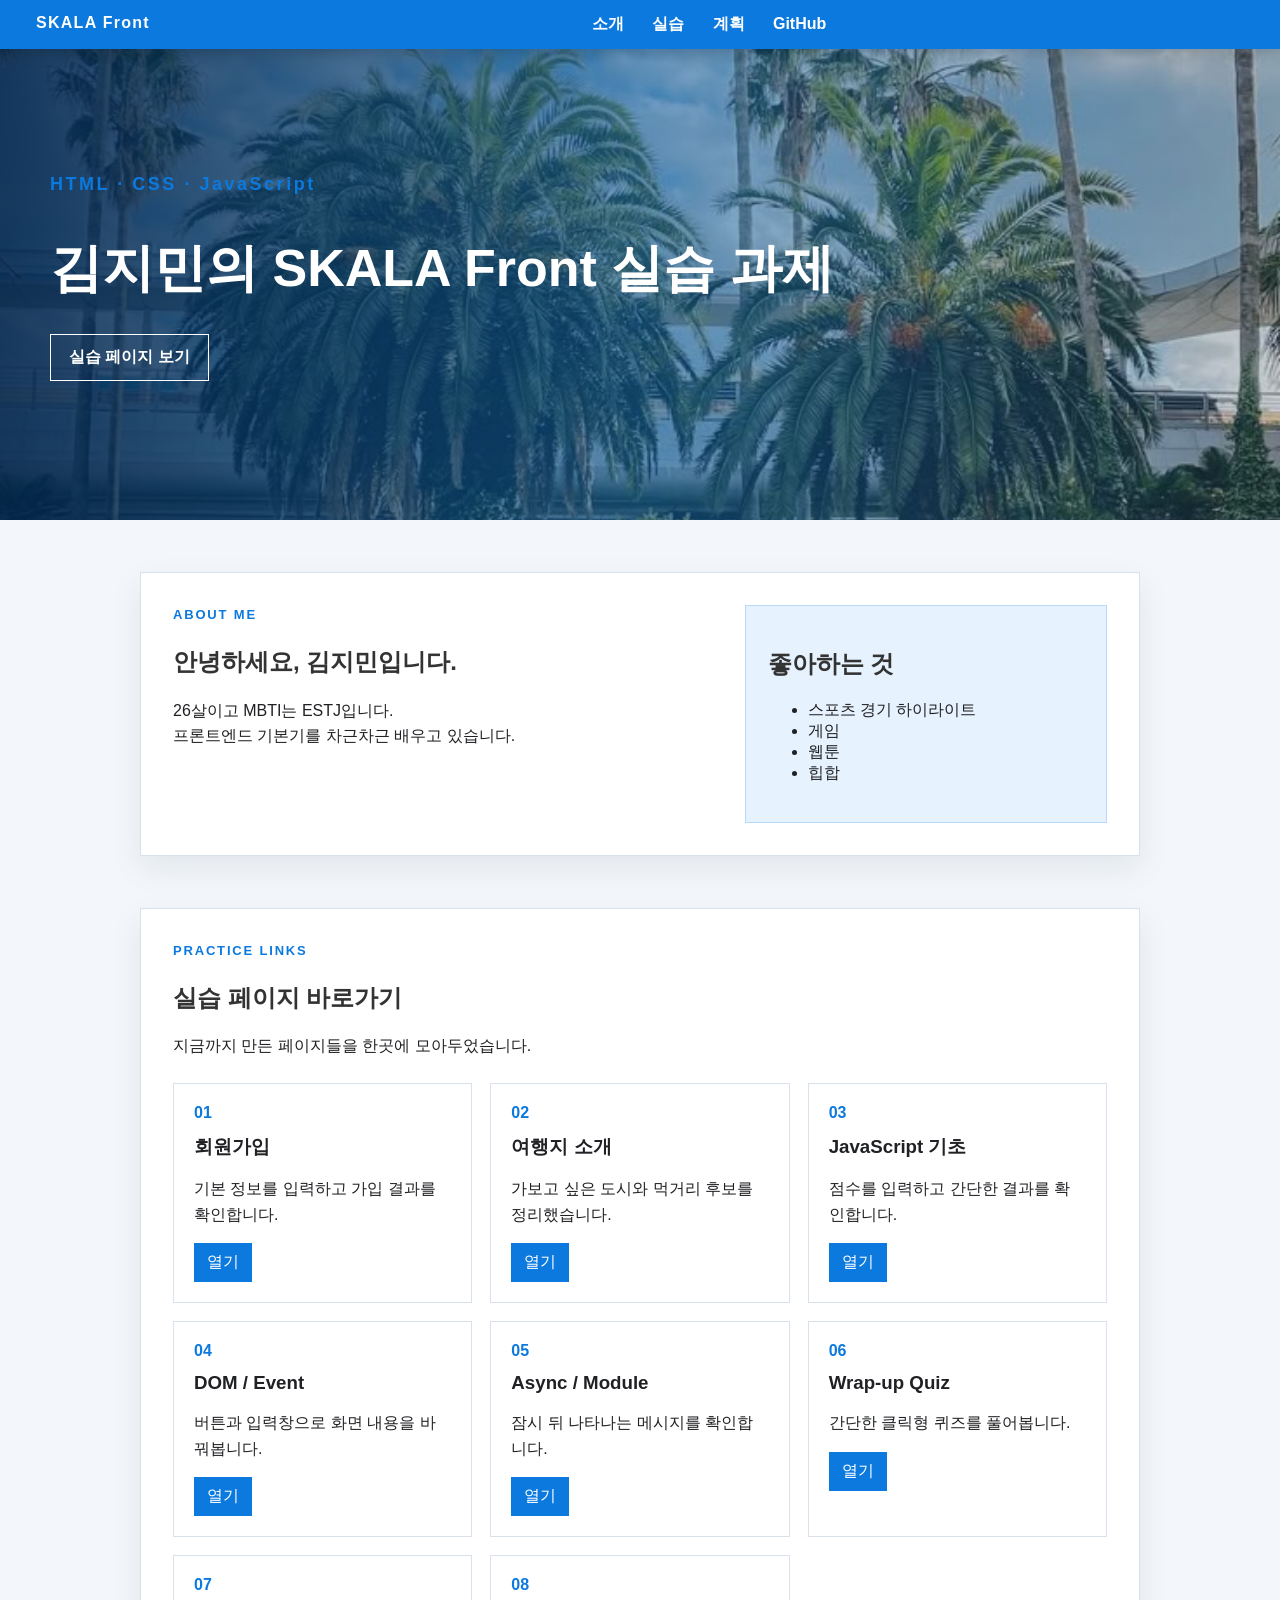
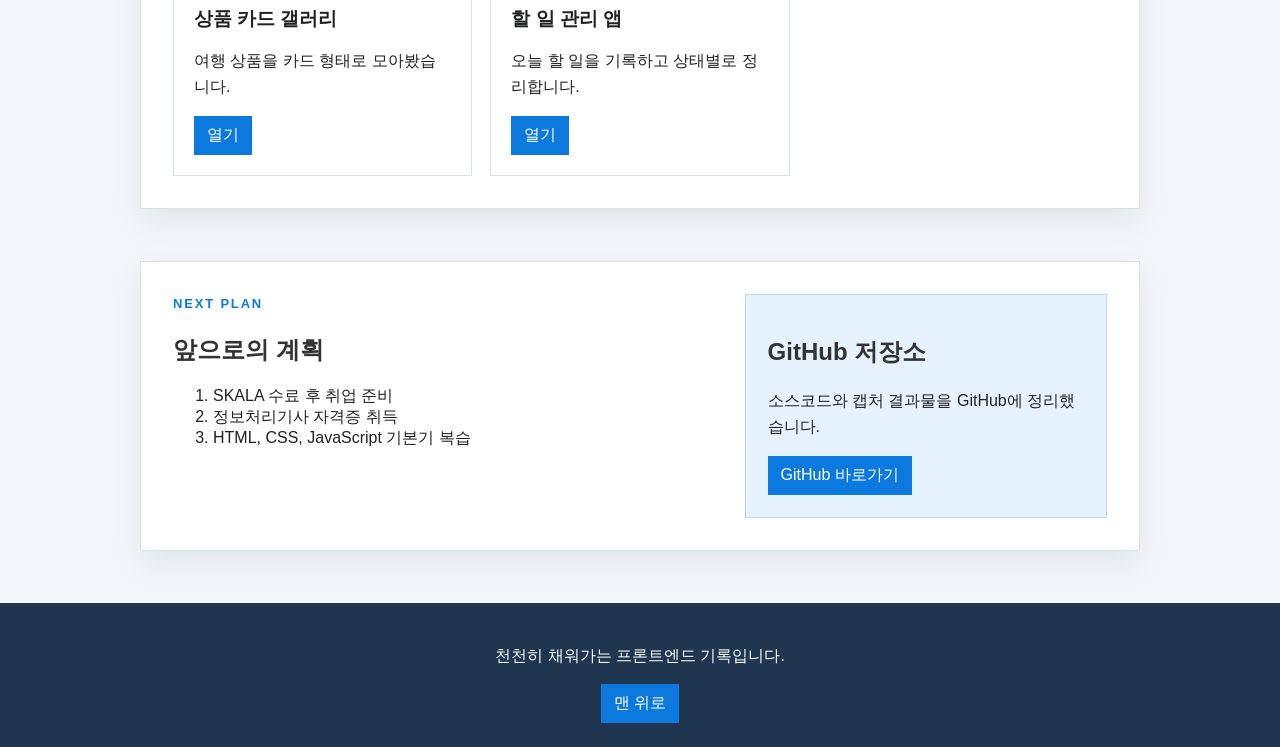
<file: index.html>
<!DOCTYPE html>
<html lang="ko">
<head>
    <meta charset="UTF-8">
    <meta name="viewport" content="width=device-width, initial-scale=1.0">
    <meta name="description" content="김지민의 HTML, CSS, JavaScript 실습 과제 메인 페이지">
    <meta name="author" content="김지민">
    <title>김지민 SKALA Front 과제</title>
    <link rel="stylesheet" href="css/style.css">
</head>
<body class="home-page">
    <header id="top" class="home-hero">
        <nav class="home-nav">
            <a class="nav-brand" href="index.html">SKALA Front</a>
            <a href="#intro">소개</a>
            <a href="#practice">실습</a>
            <a href="#plan">계획</a>
            <a href="https://github.com/OMGimin/Skala-HTML-CSS" target="_blank">GitHub</a>
        </nav>

        <div class="home-hero-text">
            <p class="section-label hero-label">HTML · CSS · JavaScript</p>
            <h1>김지민의 SKALA Front 실습 과제</h1>
            <a class="hero-button" href="#practice">실습 페이지 보기</a>
        </div>
    </header>

    <main>
        <section id="intro" class="home-section intro-layout">
            <div>
                <p class="section-label">ABOUT ME</p>
                <h2>안녕하세요, 김지민입니다.</h2>
                <p>26살이고 MBTI는 ESTJ입니다. <br> 프론트엔드 기본기를 차근차근 배우고 있습니다.</p>
            </div>

            <aside class="intro-card">
                <h2>좋아하는 것</h2>
                <ul>
                    <li>스포츠 경기 하이라이트</li>
                    <li>게임</li>
                    <li>웹툰</li>
                    <li>힙합</li>
                </ul>
            </aside>
        </section>

        <section id="practice" class="home-section">
            <p class="section-label">PRACTICE LINKS</p>
            <h2>실습 페이지 바로가기</h2>
            <p>지금까지 만든 페이지들을 한곳에 모아두었습니다.</p>

            <div class="practice-grid">
                <article class="practice-card">
                    <span>01</span>
                    <h3>회원가입</h3>
                    <p>기본 정보를 입력하고 가입 결과를 확인합니다.</p>
                    <a class="link-button" href="signup.html">열기</a>
                </article>

                <article class="practice-card">
                    <span>02</span>
                    <h3>여행지 소개</h3>
                    <p>가보고 싶은 도시와 먹거리 후보를 정리했습니다.</p>
                    <a class="link-button" href="travel.html">열기</a>
                </article>

                <article class="practice-card">
                    <span>03</span>
                    <h3>JavaScript 기초</h3>
                    <p>점수를 입력하고 간단한 결과를 확인합니다.</p>
                    <a class="link-button" href="js-basic.html">열기</a>
                </article>

                <article class="practice-card">
                    <span>04</span>
                    <h3>DOM / Event</h3>
                    <p>버튼과 입력창으로 화면 내용을 바꿔봅니다.</p>
                    <a class="link-button" href="dom-event.html">열기</a>
                </article>

                <article class="practice-card">
                    <span>05</span>
                    <h3>Async / Module</h3>
                    <p>잠시 뒤 나타나는 메시지를 확인합니다.</p>
                    <a class="link-button" href="async-module.html">열기</a>
                </article>

                <article class="practice-card">
                    <span>06</span>
                    <h3>Wrap-up Quiz</h3>
                    <p>간단한 클릭형 퀴즈를 풀어봅니다.</p>
                    <a class="link-button" href="quiz.html">열기</a>
                </article>

                <article class="practice-card">
                    <span>07</span>
                    <h3>상품 카드 갤러리</h3>
                    <p>여행 상품을 카드 형태로 모아봤습니다.</p>
                    <a class="link-button" href="products.html">열기</a>
                </article>

                <article class="practice-card">
                    <span>08</span>
                    <h3>할 일 관리 앱</h3>
                    <p>오늘 할 일을 기록하고 상태별로 정리합니다.</p>
                    <a class="link-button" href="todo.html">열기</a>
                </article>
            </div>
        </section>

        <section id="plan" class="home-section plan-layout">
            <div>
                <p class="section-label">NEXT PLAN</p>
                <h2>앞으로의 계획</h2>
                <ol>
                    <li>SKALA 수료 후 취업 준비</li>
                    <li>정보처리기사 자격증 취득</li>
                    <li>HTML, CSS, JavaScript 기본기 복습</li>
                </ol>
            </div>

            <aside class="github-card">
                <h2>GitHub 저장소</h2>
                <p>소스코드와 캡처 결과물을 GitHub에 정리했습니다.</p>
                <a class="link-button" href="https://github.com/OMGimin/Skala-HTML-CSS" target="_blank">GitHub 바로가기</a>
            </aside>
        </section>
    </main>

    <footer class="home-footer">
        <p>천천히 채워가는 프론트엔드 기록입니다.</p>
        <a class="link-button" href="#top">맨 위로</a>
    </footer>
</body>
</html>
</file>
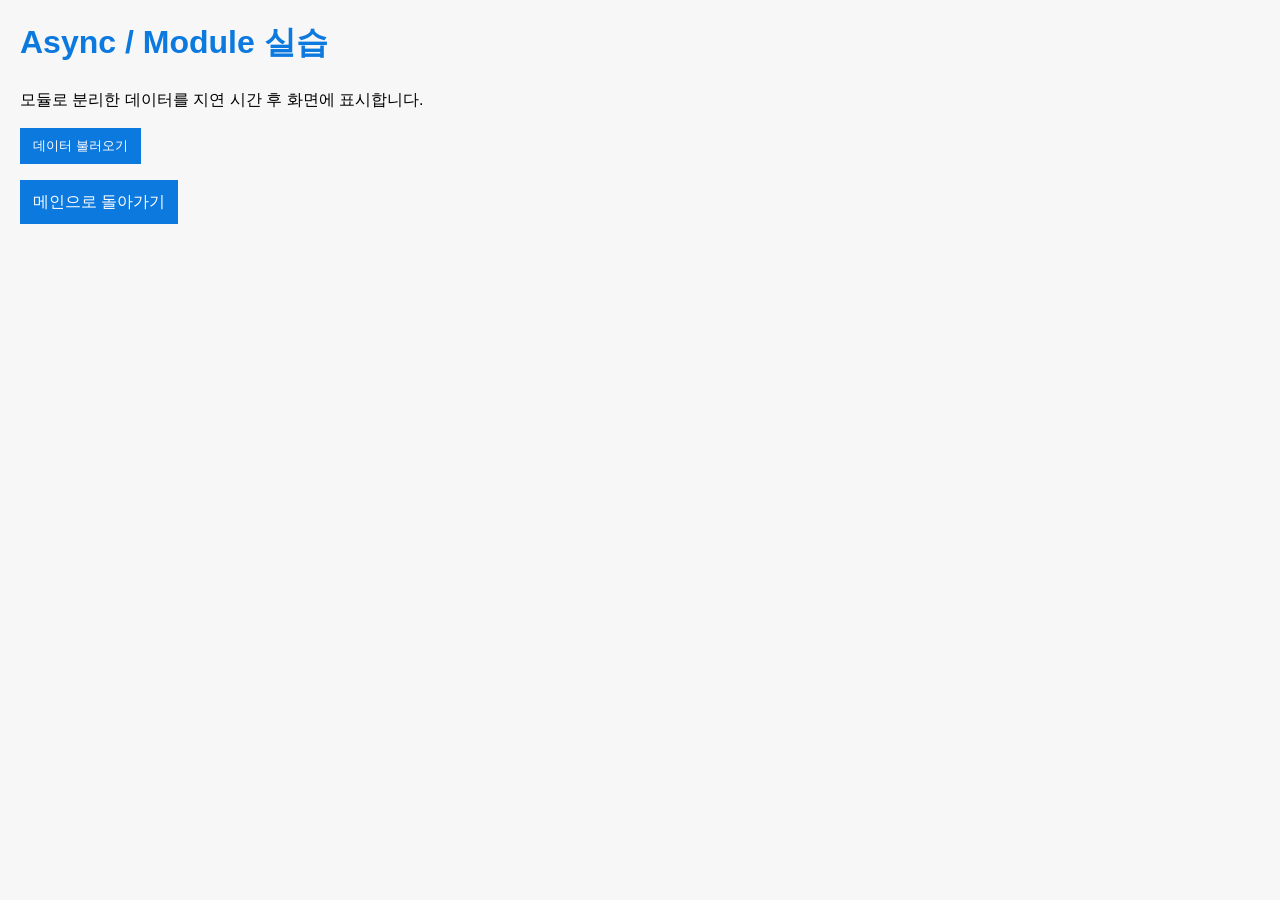
<file: async-module.html>
<!DOCTYPE html>
<html lang="ko">
<head>
  <meta charset="UTF-8">
  <title>Async Module 실습</title>
  <link rel="stylesheet" href="css/style.css">
</head>
<body>
  <h1>Async / Module 실습</h1>
  <p>모듈로 분리한 데이터를 지연 시간 후 화면에 표시합니다.</p>

  <button id="loadButton">데이터 불러오기</button>

  <ul id="dataList"></ul>

  <p>
    <a class="link-button" href="index.html">메인으로 돌아가기</a>
  </p>

  <script type="module" src="js/app.js"></script>
</body>
</html>
</file>
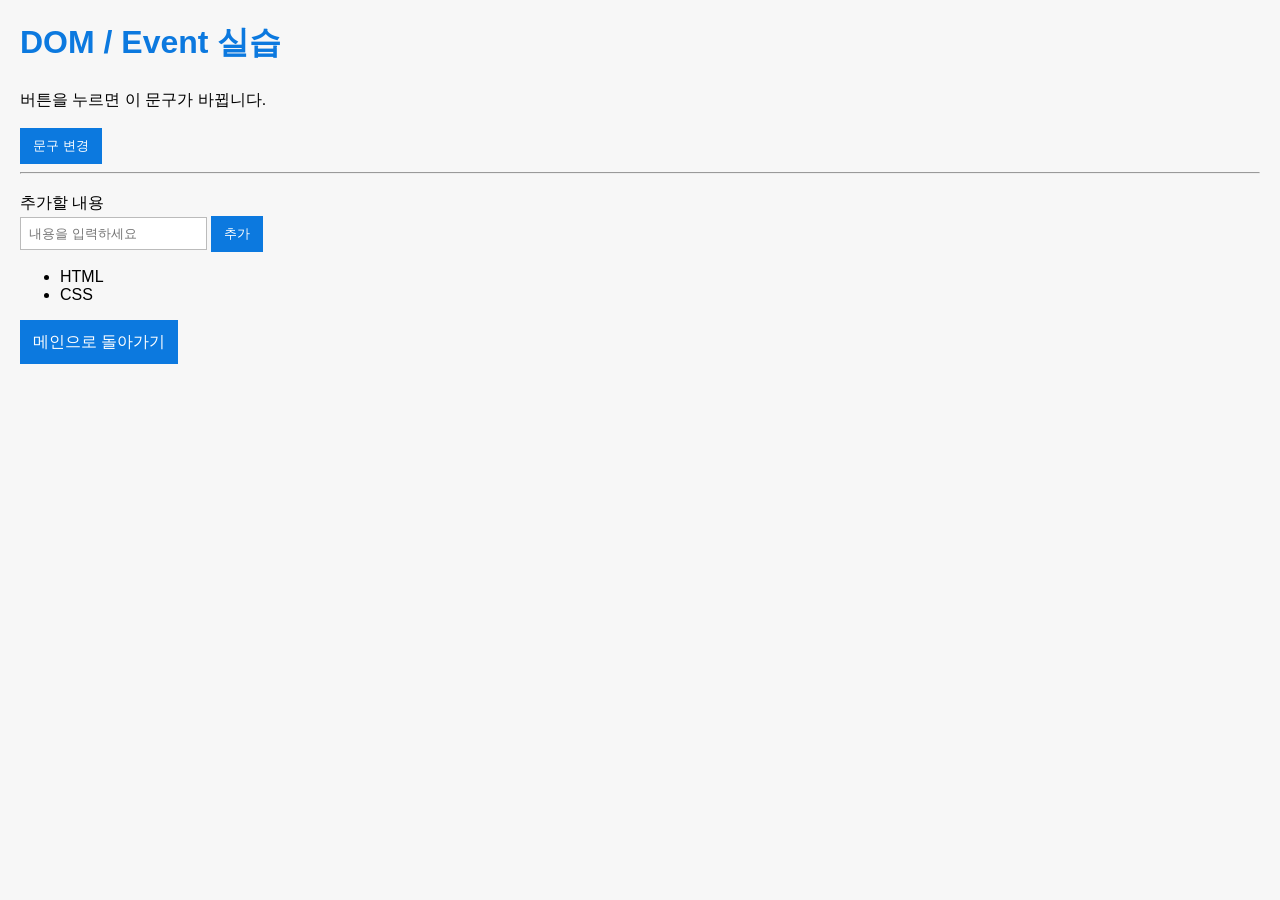
<file: dom-event.html>
<!DOCTYPE html>
<html lang="ko">
<head>
  <meta charset="UTF-8">
  <title>DOM Event 실습</title>
  <link rel="stylesheet" href="css/style.css">
</head>
<body>
  <h1>DOM / Event 실습</h1>

  <p id="messageText">버튼을 누르면 이 문구가 바뀝니다.</p>
  <button id="changeButton">문구 변경</button>

  <hr>

  <p>
    <label for="itemInput">추가할 내용</label><br>
    <input type="text" id="itemInput" placeholder="내용을 입력하세요">
    <button id="addButton">추가</button>
  </p>

  <ul id="itemList">
    <li>HTML</li>
    <li>CSS</li>
  </ul>

  <p>
    <a class="link-button" href="index.html">메인으로 돌아가기</a>
  </p>

  <script src="js/dom-event.js"></script>
</body>
</html>
</file>
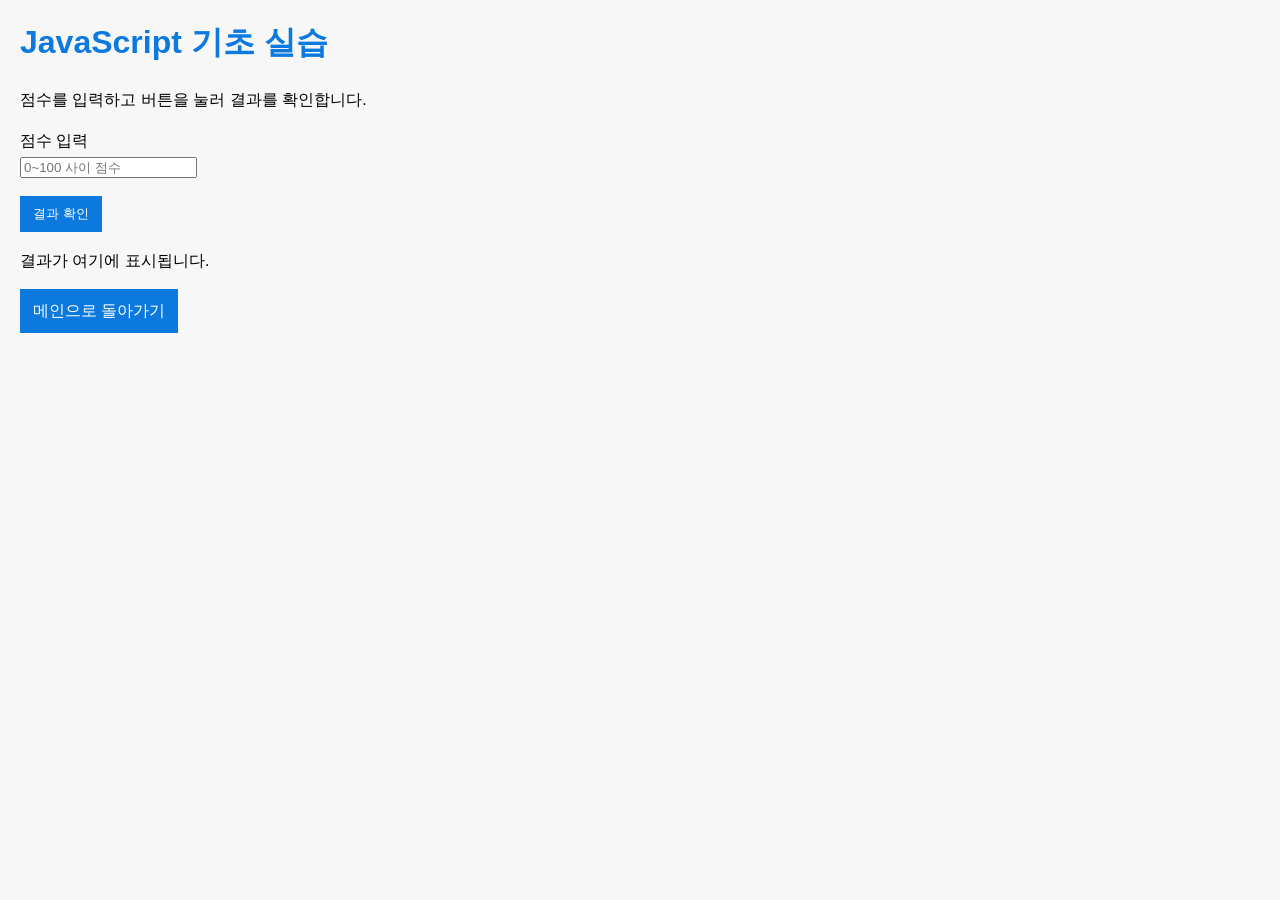
<file: js-basic.html>
<!DOCTYPE html>
<html lang="ko">
<head>
  <meta charset="UTF-8">
  <title>JavaScript 기초 실습</title>
  <link rel="stylesheet" href="css/style.css">
</head>
<body>
  <h1>JavaScript 기초 실습</h1>
  <p>점수를 입력하고 버튼을 눌러 결과를 확인합니다.</p>

  <p>
    <label for="scoreInput">점수 입력</label><br>
    <input type="number" id="scoreInput" placeholder="0~100 사이 점수">
  </p>

  <button id="checkButton">결과 확인</button>

  <p id="resultText">결과가 여기에 표시됩니다.</p>

  <p>
    <a class="link-button" href="index.html">메인으로 돌아가기</a>
  </p>

  <script src="js/basic.js"></script>
</body>
</html>
</file>
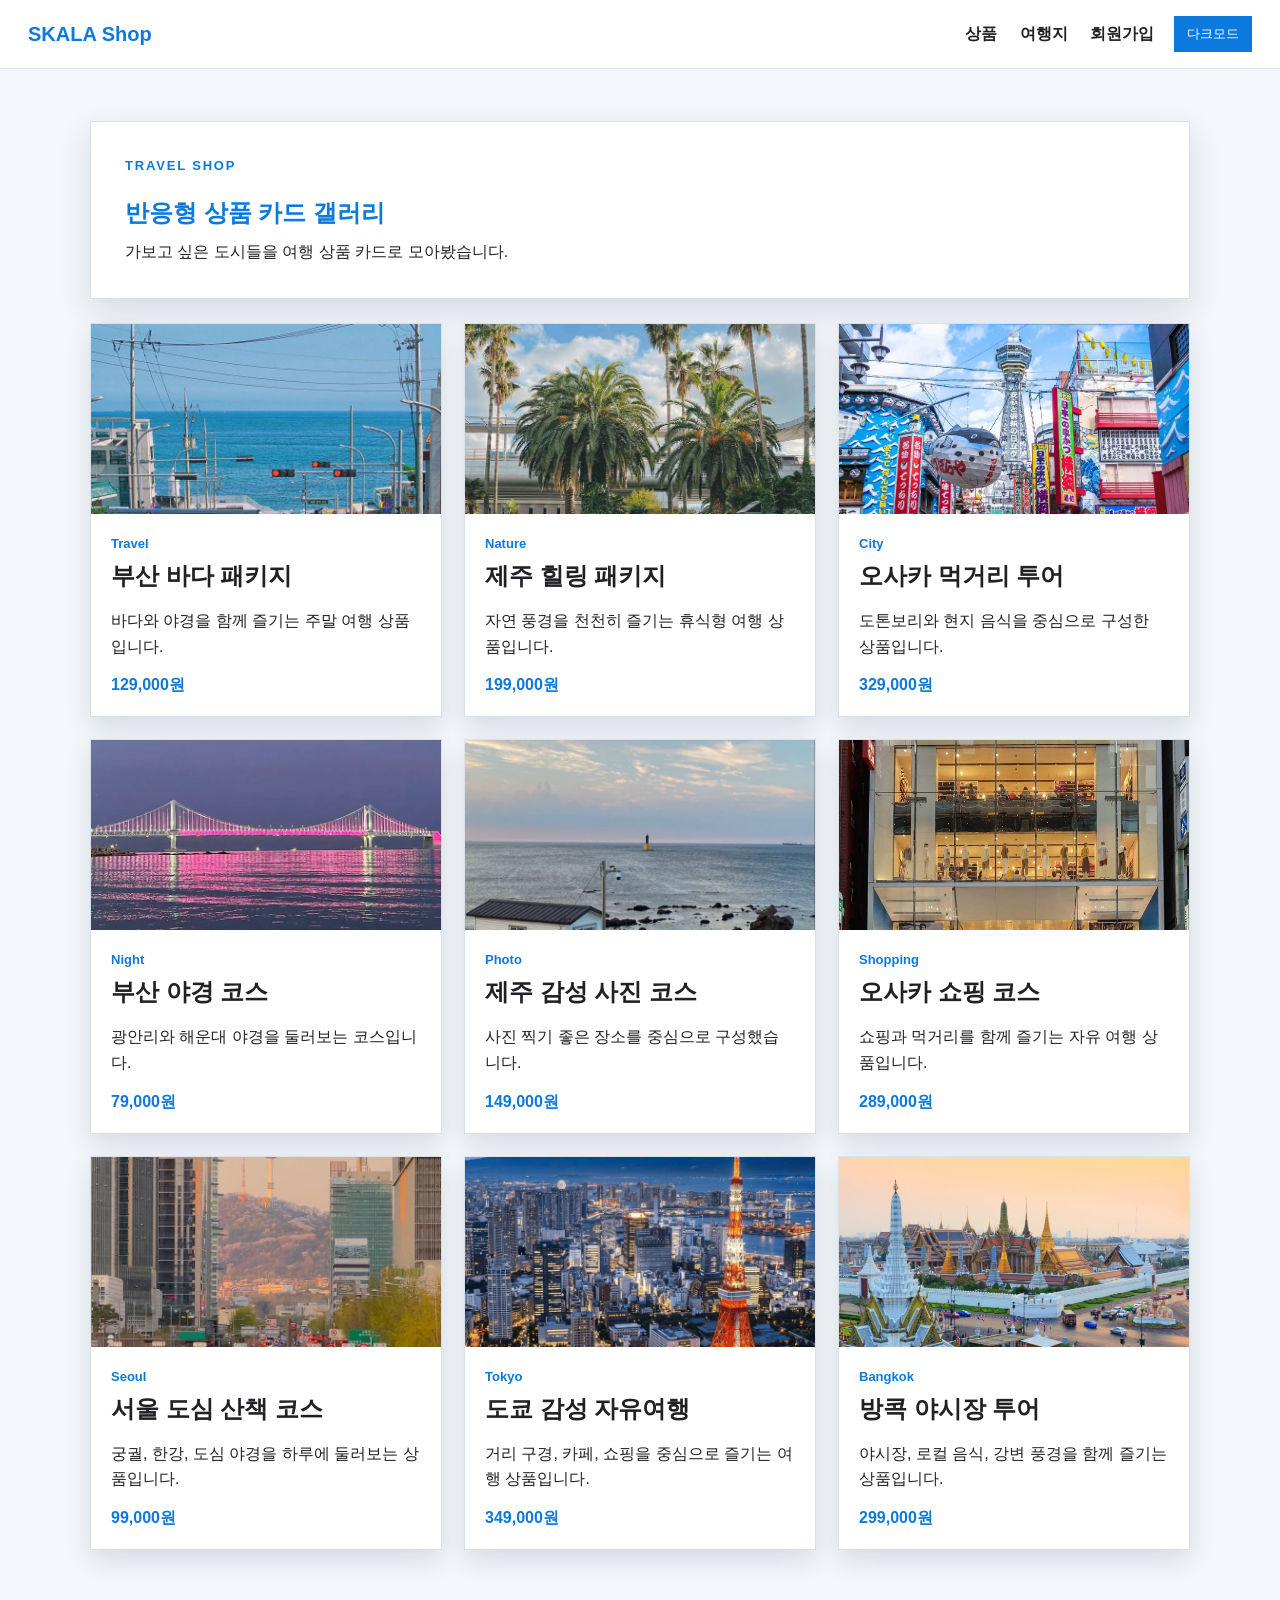
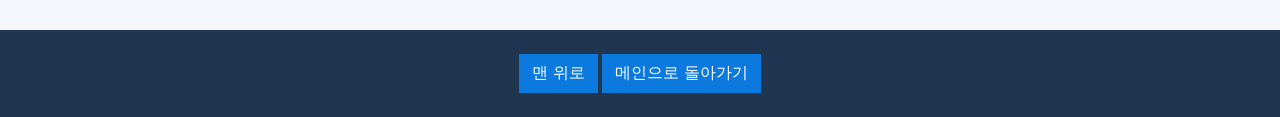
<file: products.html>
<!DOCTYPE html>
<html lang="ko">
<head>
  <meta charset="UTF-8">
  <meta name="viewport" content="width=device-width, initial-scale=1.0">
  <meta name="description" content="CSS Grid와 반응형을 활용한 상품 카드 갤러리">
  <meta name="author" content="김지민">
  <title>반응형 상품 카드 갤러리</title>
  <link rel="stylesheet" href="css/style.css">
</head>
<body class="products-page">
  <header id="top" class="product-header">
    <a class="product-logo" href="index.html">SKALA Shop</a>

    <nav class="product-menu">
      <a href="#gallery">상품</a>
      <a href="travel.html">여행지</a>
      <a href="signup.html">회원가입</a>
    </nav>

    <button id="darkModeButton" class="dark-toggle" type="button">다크모드</button>
  </header>

  <main>
    <section class="product-hero">
      <p class="section-label">TRAVEL SHOP</p>
      <h1>반응형 상품 카드 갤러리</h1>
      <p class="product-subtitle">가보고 싶은 도시들을 여행 상품 카드로 모아봤습니다.</p>
    </section>

    <section id="gallery" class="product-section">
      <div class="product-grid">
        <article class="product-card">
          <img src="images/Busan.png" alt="부산 여행 패키지 이미지">
          <div class="product-info">
            <span class="product-tag">Travel</span>
            <h2>부산 바다 패키지</h2>
            <p>바다와 야경을 함께 즐기는 주말 여행 상품입니다.</p>
            <strong>129,000원</strong>
          </div>
        </article>

        <article class="product-card">
          <img src="images/Jeju.png" alt="제주 여행 패키지 이미지">
          <div class="product-info">
            <span class="product-tag">Nature</span>
            <h2>제주 힐링 패키지</h2>
            <p>자연 풍경을 천천히 즐기는 휴식형 여행 상품입니다.</p>
            <strong>199,000원</strong>
          </div>
        </article>

        <article class="product-card">
          <img src="images/Osaka.jpg" alt="오사카 여행 패키지 이미지">
          <div class="product-info">
            <span class="product-tag">City</span>
            <h2>오사카 먹거리 투어</h2>
            <p>도톤보리와 현지 음식을 중심으로 구성한 상품입니다.</p>
            <strong>329,000원</strong>
          </div>
        </article>

        <article class="product-card">
          <img src="images/busan_gwanganli.jpg" alt="부산 광안리 야경 상품 이미지">
          <div class="product-info">
            <span class="product-tag">Night</span>
            <h2>부산 야경 코스</h2>
            <p>광안리와 해운대 야경을 둘러보는 코스입니다.</p>
            <strong>79,000원</strong>
          </div>
        </article>

        <article class="product-card">
          <img src="images/jeju02.jpg" alt="제주 감성 여행 이미지">
          <div class="product-info">
            <span class="product-tag">Photo</span>
            <h2>제주 감성 사진 코스</h2>
            <p>사진 찍기 좋은 장소를 중심으로 구성했습니다.</p>
            <strong>149,000원</strong>
          </div>
        </article>

        <article class="product-card">
          <img src="images/osaka_shopping.jpg" alt="오사카 쇼핑 여행 이미지">
          <div class="product-info">
            <span class="product-tag">Shopping</span>
            <h2>오사카 쇼핑 코스</h2>
            <p>쇼핑과 먹거리를 함께 즐기는 자유 여행 상품입니다.</p>
            <strong>289,000원</strong>
          </div>
        </article>

        <article class="product-card">
          <img src="images/seoul.jpg" alt="서울 도심 여행 상품 이미지">
          <div class="product-info">
            <span class="product-tag">Seoul</span>
            <h2>서울 도심 산책 코스</h2>
            <p>궁궐, 한강, 도심 야경을 하루에 둘러보는 상품입니다.</p>
            <strong>99,000원</strong>
          </div>
        </article>

        <article class="product-card">
          <img src="images/tokyo.jpg" alt="도쿄 감성 여행 상품 이미지">
          <div class="product-info">
            <span class="product-tag">Tokyo</span>
            <h2>도쿄 감성 자유여행</h2>
            <p>거리 구경, 카페, 쇼핑을 중심으로 즐기는 여행 상품입니다.</p>
            <strong>349,000원</strong>
          </div>
        </article>

        <article class="product-card">
          <img src="images/bangkok.jpg" alt="방콕 야시장 여행 상품 이미지">
          <div class="product-info">
            <span class="product-tag">Bangkok</span>
            <h2>방콕 야시장 투어</h2>
            <p>야시장, 로컬 음식, 강변 풍경을 함께 즐기는 상품입니다.</p>
            <strong>299,000원</strong>
          </div>
        </article>
      </div>
    </section>
  </main>

  <footer class="product-footer">
    <a class="link-button" href="#top">맨 위로</a>
    <a class="link-button" href="index.html">메인으로 돌아가기</a>
  </footer>

  <script src="js/products.js"></script>
</body>
</html>
</file>
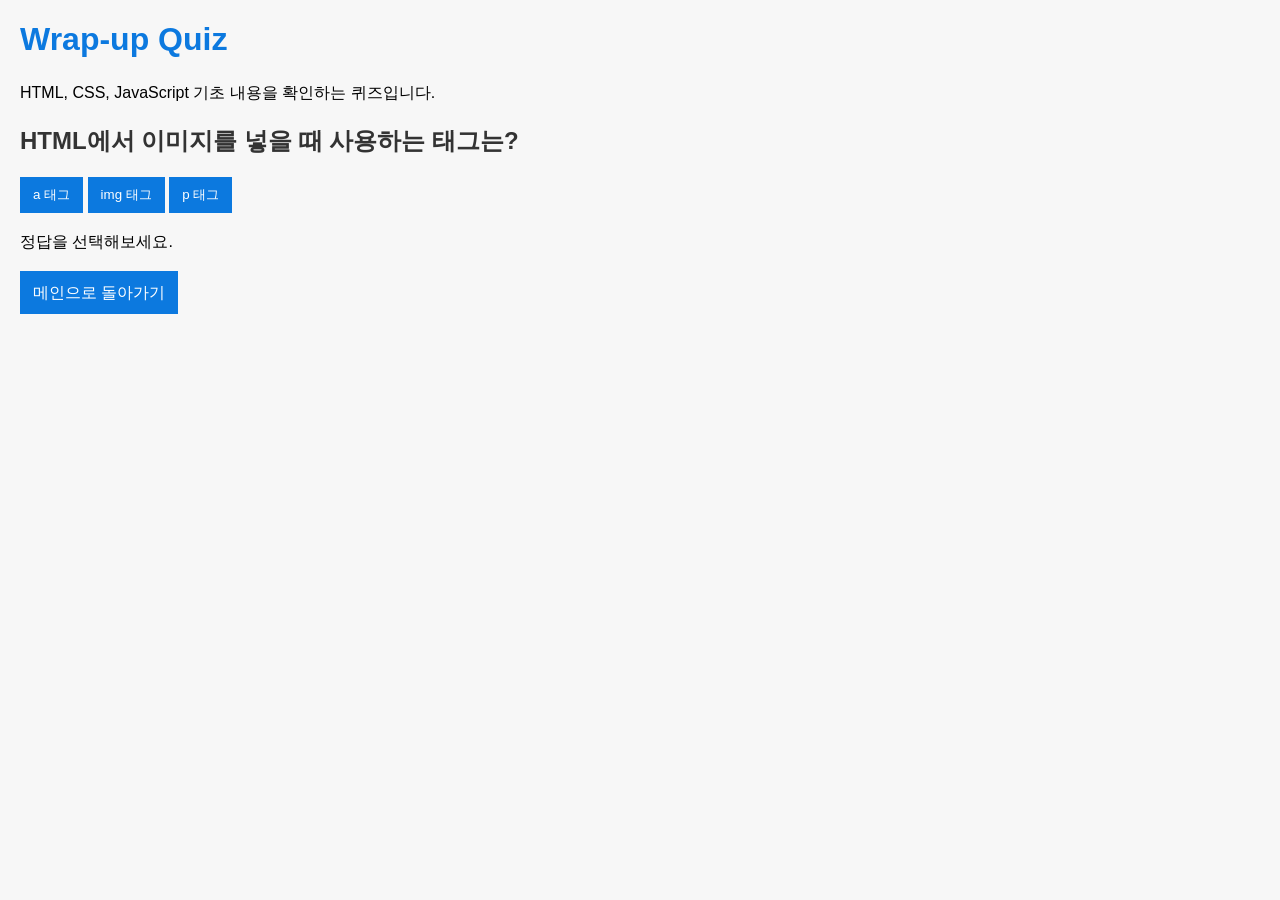
<file: quiz.html>
<!DOCTYPE html>
<html lang="ko">
<head>
  <meta charset="UTF-8">
  <title>Wrap-up Quiz</title>
  <link rel="stylesheet" href="css/style.css">
</head>
<body>
  <h1>Wrap-up Quiz</h1>
  <p>HTML, CSS, JavaScript 기초 내용을 확인하는 퀴즈입니다.</p>

  <h2 id="question">HTML에서 이미지를 넣을 때 사용하는 태그는?</h2>

  <button class="answer-button" data-answer="wrong">a 태그</button>
  <button class="answer-button" data-answer="correct">img 태그</button>
  <button class="answer-button" data-answer="wrong">p 태그</button>

  <p id="quizResult">정답을 선택해보세요.</p>

  <p>
    <a class="link-button" href="index.html">메인으로 돌아가기</a>
  </p>

  <script src="js/quiz.js"></script>
</body>
</html>
</file>
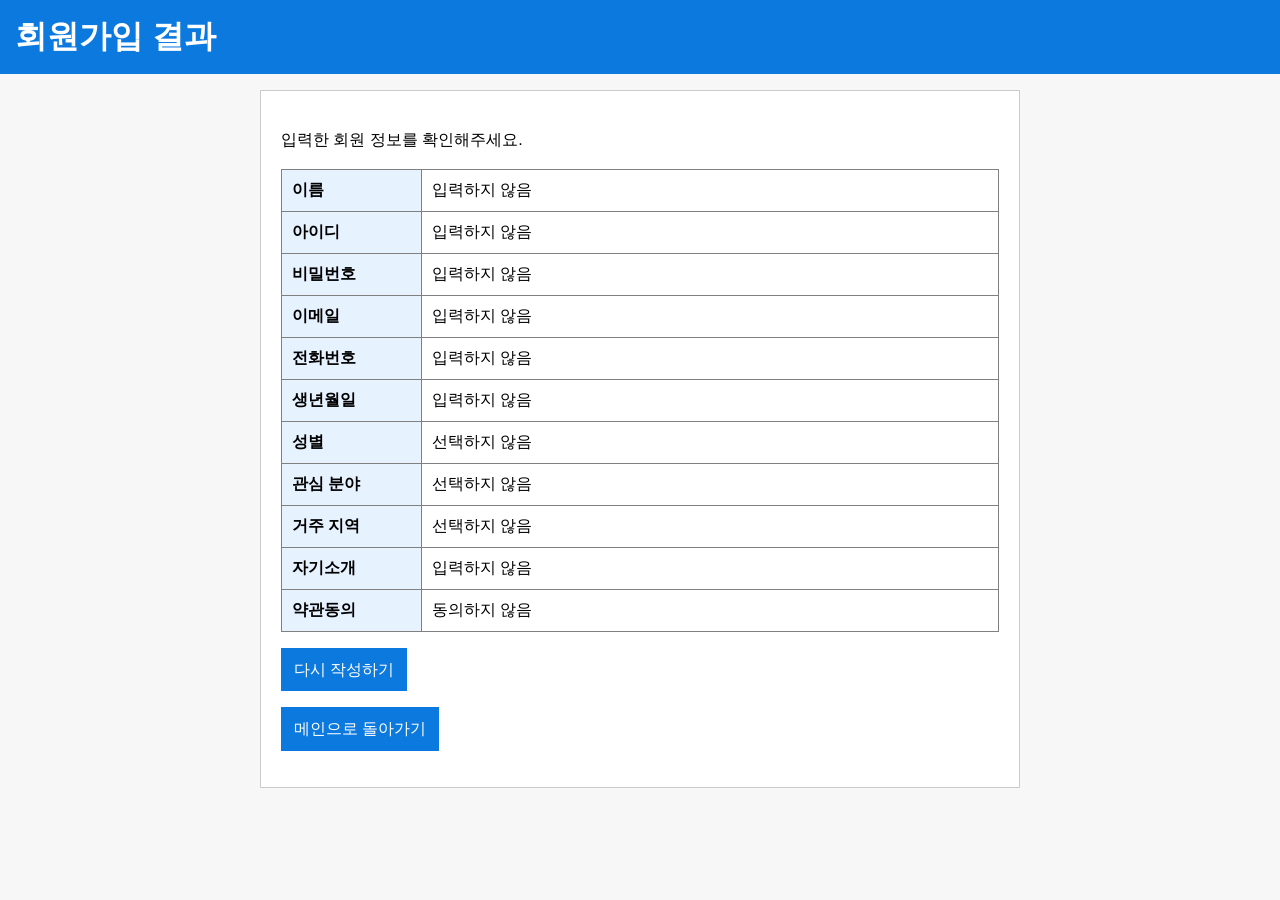
<file: result.html>
<!DOCTYPE html>
<html lang="ko">
<head>
    <meta charset="UTF-8">
    <meta name="viewport" content="width=device-width, initial-scale=1.0">
    <title>회원가입 결과</title>
    <link rel="stylesheet" href="css/style.css">
</head>
<body>
    <header class="fixed-header">
        <h1>회원가입 결과</h1>
    </header>

    <div class="form-page form-card">
    <p>입력한 회원 정보를 확인해주세요.</p>

    <table class="result-table" border="1">
        <tr>
            <th>이름</th>
            <td id="userName"></td>
        </tr>
        <tr>
            <th>아이디</th>
            <td id="userId"></td>
        </tr>
        <tr>
            <th>비밀번호</th>
            <td id="userPassword"></td>
        </tr>
        <tr>
            <th>이메일</th>
            <td id="userEmail"></td>
        </tr>
        <tr>
            <th>전화번호</th>
            <td id="userPhone"></td>
        </tr>
        <tr>
            <th>생년월일</th>
            <td id="birthDate"></td>
        </tr>
        <tr>
            <th>성별</th>
            <td id="gender"></td>
        </tr>
        <tr>
            <th>관심 분야</th>
            <td id="interest"></td>
        </tr>
        <tr>
            <th>거주 지역</th>
            <td id="city"></td>
        </tr>
        <tr>
            <th>자기소개</th>
            <td id="memo"></td>
        </tr>
        <tr>
            <th>약관동의</th>
            <td id="agree"></td>
        </tr>
    </table>

    <p>
        <a class="link-button" href="signup.html">다시 작성하기</a>
    </p>
    <p>
        <a class="link-button" href="index.html">메인으로 돌아가기</a>
    </p>
    </div>

    <script src="js/result.js"></script>
</body>
</html>
</file>
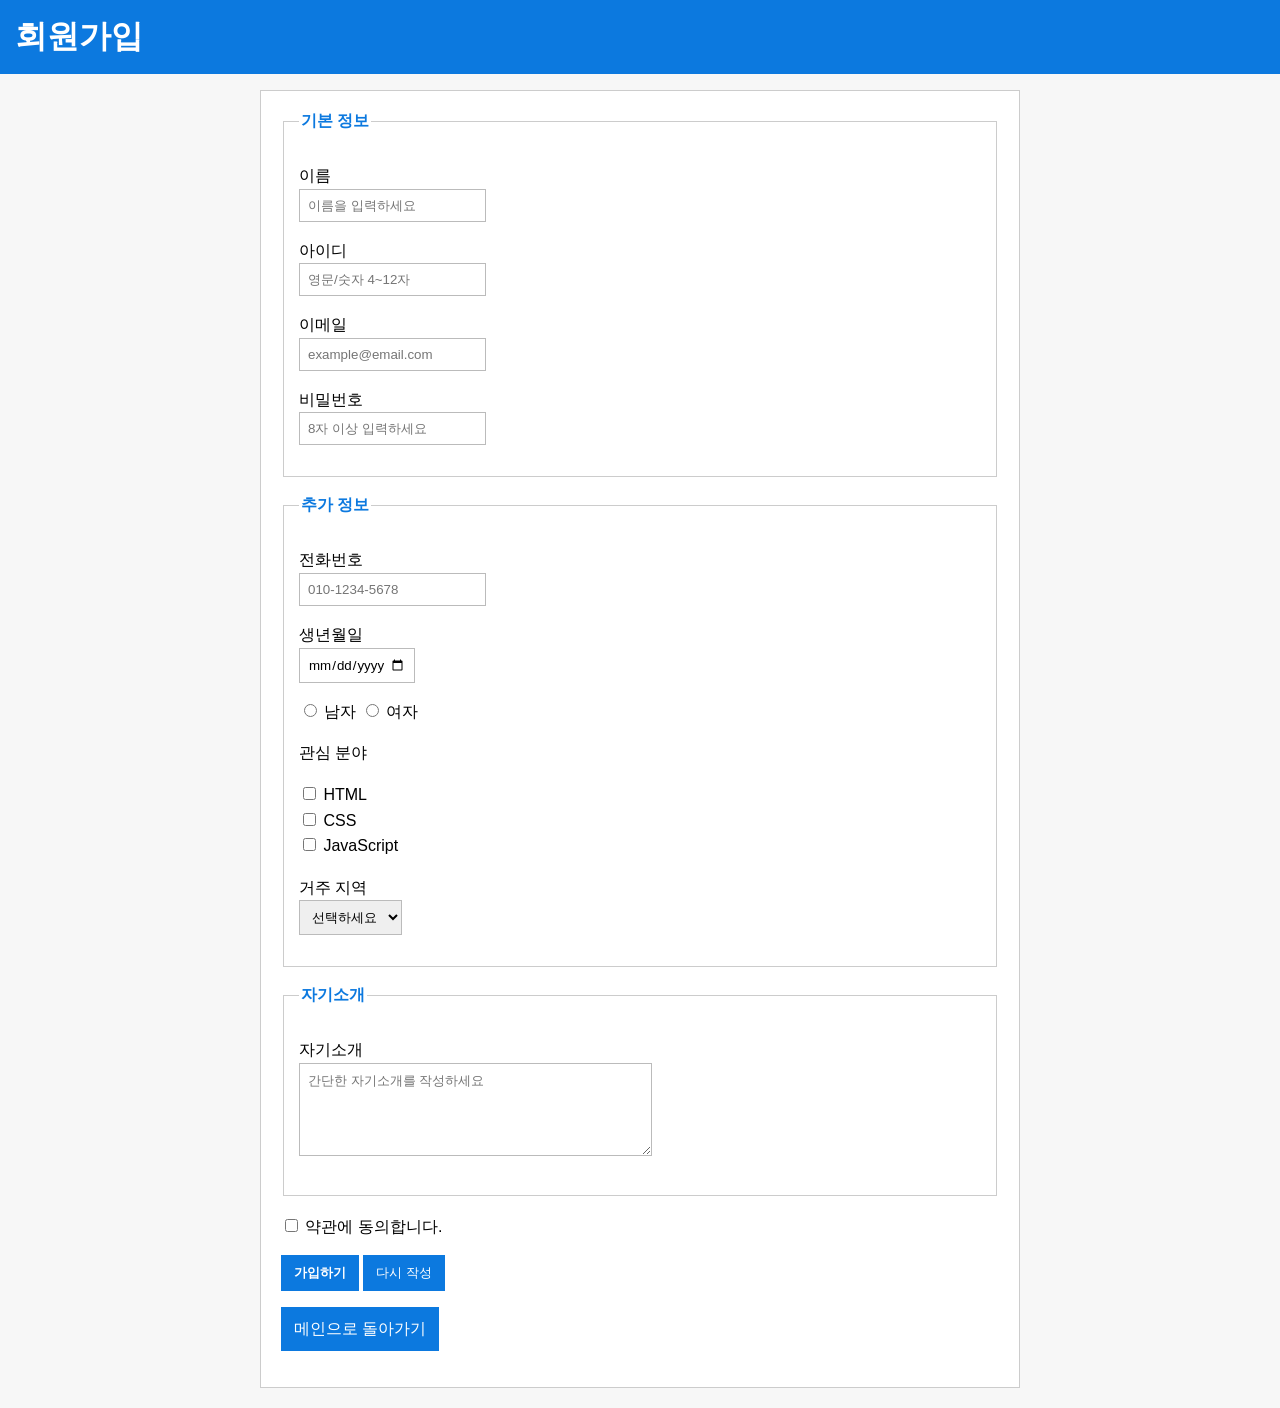
<file: signup.html>
<!DOCTYPE html>
<html lang="ko">
<head>
  <meta charset="UTF-8">
  <title>회원가입 Form 실습</title>
  <link rel="stylesheet" href="css/style.css">
</head>
<body>
  <header class="fixed-header">
    <h1>회원가입</h1>
  </header>

  <div class="form-page form-card">
  <form action="result.html" method="get">
    <fieldset>
      <legend>기본 정보</legend>
    <p>
      <label for="userName">이름</label><br>
      <input type="text" id="userName" name="userName" placeholder="이름을 입력하세요" required>
    </p>

    <p>
      <label for="userId">아이디</label><br>
      <input type="text" id="userId" name="userId" placeholder="영문/숫자 4~12자" pattern="[A-Za-z0-9]{4,12}" minlength="4" maxlength="12" required>
    </p>

    <p>
      <label for="userEmail">이메일</label><br>
      <input type="email" id="userEmail" name="userEmail" placeholder="example@email.com" required>
    </p>

    <p>
      <label for="userPassword">비밀번호</label><br>
      <input type="password" id="userPassword" name="userPassword" placeholder="8자 이상 입력하세요" minlength="8" required>
    </p>
    </fieldset>

    <fieldset>
      <legend>추가 정보</legend>
    <p>
      <label for = "userPhone">전화번호</label><br>
      <input type="tel" id="userPhone" name="userPhone" pattern="010-[0-9]{4}-[0-9]{4}" placeholder="010-1234-5678">
    </p>

    <p>
      <label for="birthDate">생년월일</label><br>
      <input type="date" id="birthDate" name="birthDate" min="1900-01-01" max="2026-07-18">
    </p>

    <p>
      <label>
        <input type="radio" name="gender" value="남자" required>
        남자
      </label>
      <label>
        <input type="radio" name="gender" value="여자">
        여자
      </label>
    </p>

    <p>관심 분야</p>
    <p>
      <label>
        <input type="checkbox" name="interest" value="HTML">
        HTML
      </label>
      <br>
      <label>
        <input type="checkbox" name="interest" value="CSS">
        CSS
      </label>
      <br>
      <label>
        <input type="checkbox" name="interest" value="JavaScript">
        JavaScript
      </label>
    </p>

    <p>
      <label for = "city">거주 지역</label><br>
      <select id="city" name="city" required>
        <option value="">선택하세요</option>
        <option value="서울">서울</option>
        <option value="부산">부산</option>
        <option value="대구">대구</option>
        <option value="인천">인천</option>
        <option value="광주">광주</option>
        <option value="대전">대전</option>
        <option value="울산">울산</option>
        <option value="기타">기타</option>
      </select>
    </p>
    </fieldset>

    <fieldset>
      <legend>자기소개</legend>
    <p>
      <label for="memo">자기소개</label><br>
      <textarea id="memo" name="memo" rows="5" cols="40" maxlength="200" placeholder="간단한 자기소개를 작성하세요"></textarea>
    </p>
    </fieldset>

    <p>
      <label>
        <input type="checkbox" id="agree" name="agree" value="동의함" required>
        약관에 동의합니다.
      </label>
    </p>

    <button class="btn-primary" type="submit">가입하기</button>
    <button type="reset">다시 작성</button>
  </form>

  <p>
    <a class="link-button" href="index.html">메인으로 돌아가기</a>
  </p>
  </div>
</body>
</html>
</file>
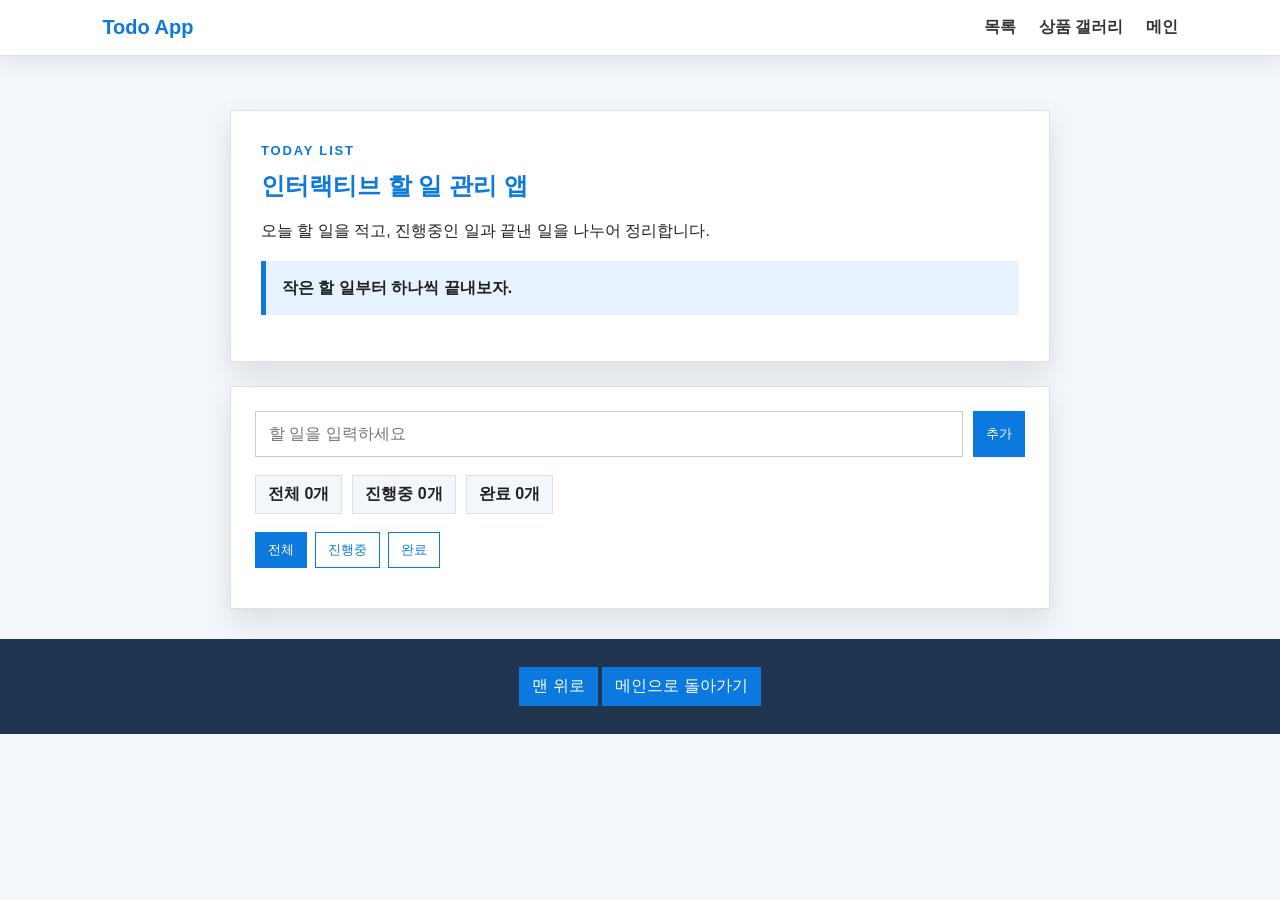
<file: todo.html>
<!DOCTYPE html>
<html lang="ko">
<head>
  <meta charset="UTF-8">
  <meta name="viewport" content="width=device-width, initial-scale=1.0">
  <meta name="description" content="JavaScript 모듈과 localStorage를 활용한 할 일 관리 앱">
  <meta name="author" content="김지민">
  <title>인터랙티브 할 일 관리 앱</title>
  <link rel="stylesheet" href="css/style.css">
</head>
<body class="todo-page">
  <header id="top" class="todo-header">
    <a class="todo-logo" href="index.html">Todo App</a>
    <nav class="todo-menu">
      <a href="#todoList">목록</a>
      <a href="products.html">상품 갤러리</a>
      <a href="index.html">메인</a>
    </nav>
  </header>

  <main class="todo-main">
    <section class="todo-hero">
      <p class="section-label">TODAY LIST</p>
      <h1>인터랙티브 할 일 관리 앱</h1>
      <p>오늘 할 일을 적고, 진행중인 일과 끝낸 일을 나누어 정리합니다.</p>
      <p id="quoteText" class="quote-text">오늘의 한마디를 불러오는 중입니다...</p>
    </section>

    <section class="todo-panel">
      <div class="todo-input-row">
        <input type="text" id="todoInput" placeholder="할 일을 입력하세요">
        <button id="addTodoButton" type="button">추가</button>
      </div>

      <div class="todo-summary">
        <span id="totalCount">전체 0개</span>
        <span id="activeCount">진행중 0개</span>
        <span id="doneCount">완료 0개</span>
      </div>

      <div class="todo-filters">
        <button class="filter-button active" type="button" data-filter="all">전체</button>
        <button class="filter-button" type="button" data-filter="active">진행중</button>
        <button class="filter-button" type="button" data-filter="done">완료</button>
      </div>

      <ul id="todoList" class="todo-list"></ul>
    </section>
  </main>

  <footer class="todo-footer">
    <a class="link-button" href="#top">맨 위로</a>
    <a class="link-button" href="index.html">메인으로 돌아가기</a>
  </footer>

  <script type="module" src="js/todo.js"></script>
</body>
</html>
</file>
<file: css/style.css>
* {
  box-sizing: border-box;
}

:root {
  --main-color: rgb(12, 121, 223);
  --dark-main: rgb(7, 92, 175);
  --bg-color: #f3f7fb;
  --card-color: #ffffff;
  --text-color: #202124;
  --border-color: #d9e2ec;
  --shadow-color: rgba(15, 23, 42, 0.12);
}

body {
  font-family: Arial, "맑은 고딕", sans-serif;
  margin: 20px;
  background-color: #f7f7f7;
}

input,
button,
select,
textarea,
table {
  font-family: inherit;
}

h1 {
  color: rgb(12, 121, 223);
}

h2 {
  color: #333333;
}

p {
  line-height: 1.6;
}

.page-title {
  background-color: #e7f2ff;
  padding: 15px;
  border: 1px solid rgb(12, 121, 223);
}

#main-menu {
  background-color: white;
  border: 1px solid #cccccc;
  padding: 15px;
  margin-top: 20px;
}

.travel-list {
  display: flex;
  flex-direction: row;
  gap: 20px;
}

.travel-card {
  background-color: white;
  border: 1px solid #cccccc;
  padding: 15px;
  width: 300px;
  transition: 0.3s;
}

.travel-card img {
  width: 100%;
}

.travel-card:hover {
  background-color: #e7f2ff;
}

@media screen and (max-width: 700px) {
  .travel-list {
    flex-direction: column;
  }
}

.highlight {
  color: crimson;
  font-weight: bold;
}

.fixed-header {
  position: fixed;
  top: 0;
  left: 0;
  right: 0;
  background-color: rgb(12, 121, 223);
  color: white;
  padding: 15px;
  z-index: 10;
}

.fixed-header h1 {
  color: white;
  margin: 0;
}

.form-page {
  margin-top: 90px;
}

.form-card {
  max-width: 760px;
  margin-left: auto;
  margin-right: auto;
  background-color: white;
  border: 1px solid #cccccc;
  padding: 20px;
}

fieldset {
  border: 1px solid #cccccc;
  padding: 15px;
  margin-bottom: 18px;
}

legend {
  color: rgb(12, 121, 223);
  font-weight: bold;
}

input[type="text"],
input[type="email"],
input[type="password"],
input[type="tel"],
input[type="date"],
select,
textarea {
  padding: 8px;
  border: 1px solid #bbbbbb;
}

input:focus,
select:focus,
textarea:focus {
  outline: none;
  border-color: rgb(12, 121, 223);
  background-color: #e7f2ff;
}

.result-table {
  width: 100%;
  border-collapse: collapse;
  background-color: white;
}

.result-table th,
.result-table td {
  padding: 10px;
  text-align: left;
}

.result-table th {
  width: 140px;
  background-color: #e7f2ff;
}

button {
  background-color: rgb(12, 121, 223);
  color: white;
  border: 1px solid rgb(12, 121, 223);
  padding: 8px 12px;
}

button:hover {
  background-color: rgb(7, 92, 175);
}

.btn-primary {
  font-weight: bold;
}

.link-button {
  display: inline-block;
  background-color: rgb(12, 121, 223);
  color: white;
  border: 1px solid rgb(12, 121, 223);
  padding: 8px 12px;
  text-decoration: none;
}

.link-button:hover {
  background-color: rgb(7, 92, 175);
}

html {
  scroll-behavior: smooth;
}

.home-page {
  margin: 0;
  color: #202124;
  background-color: #f3f7fb;
}

.home-hero {
  min-height: 520px;
  background-image: linear-gradient(90deg, rgba(0, 37, 77, 0.88), rgba(0, 86, 156, 0.55), rgba(0, 37, 77, 0.2)), url("../images/Jeju.png");
  background-size: cover;
  background-position: center;
  color: white;
}

.home-nav {
  position: fixed;
  top: 0;
  left: 0;
  right: 0;
  z-index: 20;
  background-color: rgb(12, 121, 223);
  padding: 14px 24px;
  text-align: center;
  box-shadow: 0 4px 14px rgba(0, 0, 0, 0.18);
}

.home-nav a {
  color: white;
  text-decoration: none;
  margin: 0 12px;
  font-weight: bold;
}

.home-nav a:hover {
  text-decoration: underline;
}

.home-hero-text {
  max-width: 900px;
  padding: 170px 50px 90px;
}

.home-hero-text h1 {
  color: white;
  font-size: 52px;
  margin-bottom: 12px;
}

.home-hero-text p {
  max-width: 680px;
  font-size: 18px;
}

.home-section {
  max-width: 1000px;
  margin: 52px auto;
  padding: 32px;
  background-color: white;
  border: 1px solid #d9e2ec;
  box-shadow: 0 12px 30px rgba(15, 23, 42, 0.08);
}

.intro-layout,
.plan-layout {
  display: grid;
  grid-template-columns: 1.5fr 1fr;
  gap: 28px;
  align-items: start;
}

.intro-card,
.github-card {
  background-color: #e7f2ff;
  border: 1px solid #b8d9f8;
  padding: 22px;
}

.practice-grid {
  display: grid;
  grid-template-columns: repeat(3, 1fr);
  gap: 18px;
  margin-top: 24px;
}

.practice-card {
  border: 1px solid #d9e2ec;
  background-color: white;
  padding: 20px;
  transition: 0.3s;
}

.practice-card:hover {
  transform: translateY(-8px);
  box-shadow: 0 18px 36px rgba(15, 23, 42, 0.16);
}

.practice-card span {
  display: inline-block;
  color: rgb(12, 121, 223);
  font-weight: bold;
  margin-bottom: 8px;
}

.practice-card h3 {
  margin: 4px 0 8px;
}

.home-footer {
  text-align: center;
  background-color: #20354f;
  color: white;
  padding: 24px;
}

.travel-page {
  margin: 0;
  color: #202124;
  background-color: #f3f7fb;
}

.travel-hero {
  min-height: 520px;
  background-image: linear-gradient(90deg, rgba(0, 37, 77, 0.82), rgba(0, 37, 77, 0.42), rgba(0, 37, 77, 0.1)), url("../images/Busan.png");
  background-size: cover;
  background-position: center;
  color: white;
  position: relative;
}

.travel-nav {
  position: fixed;
  top: 0;
  left: 0;
  right: 0;
  z-index: 20;
  background-color: rgb(12, 121, 223);
  padding: 14px 24px;
  text-align: center;
  box-shadow: 0 4px 14px rgba(0, 0, 0, 0.18);
}

.nav-brand {
  float: left;
  letter-spacing: 0.08em;
}

.travel-nav a {
  color: white;
  text-decoration: none;
  margin: 0 12px;
  font-weight: bold;
}

.travel-nav a:hover {
  text-decoration: underline;
}

.hero-text {
  max-width: 900px;
  margin: 0;
  padding: 170px 50px 90px;
}

.hero-text h1 {
  color: white;
  font-size: 54px;
  margin-bottom: 12px;
}

.hero-text p {
  max-width: 640px;
  font-size: 18px;
}

.hero-label {
  color: #bfe4ff;
}

.hero-button {
  display: inline-block;
  margin-top: 18px;
  padding: 12px 18px;
  color: white;
  border: 1px solid white;
  text-decoration: none;
  font-weight: bold;
}

.hero-button:hover {
  background-color: white;
  color: rgb(12, 121, 223);
}

.travel-section {
  max-width: 1000px;
  margin: 52px auto;
  padding: 32px;
  background-color: white;
  border: 1px solid #d9e2ec;
  box-shadow: 0 12px 30px rgba(15, 23, 42, 0.08);
}

.about-section {
  text-align: center;
}

.section-label {
  margin: 0 0 8px;
  color: rgb(12, 121, 223);
  font-size: 13px;
  font-weight: bold;
  letter-spacing: 0.14em;
}

.travel-gallery {
  display: grid;
  grid-template-columns: repeat(3, 1fr);
  gap: 18px;
}

.place-card {
  margin: 0;
  border: 1px solid #cccccc;
  background-color: #ffffff;
  overflow: hidden;
  transition: 0.3s;
}

.place-card:hover {
  transform: translateY(-8px);
  box-shadow: 0 18px 36px rgba(15, 23, 42, 0.16);
}

.place-image {
  position: relative;
  overflow: hidden;
}

.place-image img {
  width: 100%;
  height: 220px;
  object-fit: cover;
  display: block;
  transition: 0.3s;
}

.place-card:hover .place-image img {
  transform: scale(1.06);
}

.place-image span {
  position: absolute;
  top: 12px;
  right: 12px;
  background-color: rgba(255, 255, 255, 0.9);
  color: rgb(12, 121, 223);
  padding: 5px 9px;
  font-weight: bold;
}

.place-card figcaption {
  padding: 18px;
  line-height: 1.5;
}

.place-card strong {
  display: block;
  color: rgb(12, 121, 223);
  margin-bottom: 6px;
}

.place-card small {
  color: #5b6673;
  font-weight: bold;
}

.food-layout {
  display: grid;
  grid-template-columns: 2fr 1fr;
  gap: 22px;
}

.travel-tip {
  background-color: #20354f;
  color: white;
  padding: 24px;
}

.travel-tip h2 {
  color: white;
}

.travel-tip .section-label {
  color: #bfe4ff;
}

.food-list {
  display: flex;
  gap: 18px;
  padding: 18px 0;
  border-top: 1px solid #d9e2ec;
}

.food-list strong {
  color: rgb(12, 121, 223);
}

.food-list span {
  display: block;
}

.food-list b {
  display: block;
  margin-bottom: 4px;
}

.travel-video {
  width: 100%;
  height: 520px;
  border: 0;
  background-color: #000000;
}

.video-box {
  margin: 0;
}

.video-box figcaption {
  margin-top: 8px;
  color: #5b6673;
}

.travel-footer {
  text-align: center;
  background-color: #20354f;
  color: white;
  padding: 24px;
}

@media screen and (max-width: 800px) {
  .practice-grid,
  .intro-layout,
  .plan-layout {
    grid-template-columns: 1fr;
  }

  .home-nav a {
    display: inline-block;
    margin: 4px 8px;
  }

  .home-hero-text {
    padding-left: 24px;
    padding-right: 24px;
  }

  .home-hero-text h1 {
    font-size: 32px;
  }

  .travel-gallery,
  .food-layout,
  .about-section {
    grid-template-columns: 1fr;
  }

  .travel-nav a {
    display: inline-block;
    margin: 4px 8px;
  }

  .hero-text h1 {
    font-size: 32px;
  }

  .hero-text {
    padding-left: 24px;
    padding-right: 24px;
  }

  .travel-video {
    height: 300px;
  }
}

.products-page {
  margin: 0;
  color: var(--text-color);
  background-color: var(--bg-color);
}

.products-page.dark {
  --bg-color: #111827;
  --card-color: #1f2937;
  --text-color: #f9fafb;
  --border-color: #374151;
  --shadow-color: rgba(0, 0, 0, 0.35);
}

.product-header {
  display: flex;
  align-items: center;
  gap: 20px;
  padding: 16px 28px;
  background-color: var(--card-color);
  border-bottom: 1px solid var(--border-color);
  position: sticky;
  top: 0;
  z-index: 15;
}

.product-logo {
  color: var(--main-color);
  font-weight: bold;
  text-decoration: none;
  font-size: 20px;
}

.product-menu {
  margin-left: auto;
}

.product-menu a {
  color: var(--text-color);
  text-decoration: none;
  margin-left: 18px;
  font-weight: bold;
}

.product-menu a:hover {
  color: var(--main-color);
}

.dark-toggle {
  background-color: var(--main-color);
  border-color: var(--main-color);
}

.product-hero {
  max-width: 1100px;
  margin: 52px auto 24px;
  padding: 34px;
  background-color: var(--card-color);
  border: 1px solid var(--border-color);
  box-shadow: 0 12px 30px var(--shadow-color);
  animation: showProduct 0.5s ease both;
}

.product-hero h1 {
  color: var(--main-color);
  margin-bottom: 10px;
  animation: heroUp 0.55s ease backwards;
  animation-delay: 0.15s;
}

.product-subtitle {
  margin: 0;
  animation: heroUp 0.55s ease backwards;
  animation-delay: 0.35s;
}

.product-section {
  max-width: 1100px;
  margin: 0 auto 60px;
  padding: 0 0 20px;
}

.product-grid {
  display: grid;
  grid-template-columns: repeat(3, 1fr);
  gap: 22px;
}

.product-card {
  position: relative;
  top: 0;
  background-color: var(--card-color);
  color: var(--text-color);
  border: 1px solid var(--border-color);
  overflow: hidden;
  box-shadow: 0 10px 24px var(--shadow-color);
  transition: transform 0.3s, box-shadow 0.3s;
  animation: cardEnter 0.65s ease backwards;
}

.product-card:nth-child(2) {
  animation-delay: 0.08s;
}

.product-card:nth-child(3) {
  animation-delay: 0.16s;
}

.product-card:nth-child(4) {
  animation-delay: 0.24s;
}

.product-card:nth-child(5) {
  animation-delay: 0.32s;
}

.product-card:nth-child(6) {
  animation-delay: 0.40s;
}

.product-card:nth-child(7) {
  animation-delay: 0.48s;
}

.product-card:nth-child(8) {
  animation-delay: 0.56s;
}

.product-card:nth-child(9) {
  animation-delay: 0.64s;
}

.product-card:hover {
  transform: translateY(-12px);
  box-shadow: 0 20px 42px var(--shadow-color);
  border-color: var(--main-color);
}

.product-card img {
  width: 100%;
  height: 190px;
  object-fit: cover;
  display: block;
  transition: transform 0.3s;
}

.product-card:hover img {
  transform: scale(1.06);
}

.product-info {
  padding: 20px;
}

.product-info h2 {
  color: var(--text-color);
  margin: 8px 0;
}

.product-info strong {
  display: block;
  margin-top: 14px;
  color: var(--main-color);
}

.product-tag {
  color: var(--main-color);
  font-size: 13px;
  font-weight: bold;
}

.product-footer {
  text-align: center;
  padding: 24px;
  background-color: #20354f;
  color: white;
}

@keyframes showProduct {
  from {
    opacity: 0;
  }

  to {
    opacity: 1;
  }
}

@keyframes cardEnter {
  from {
    opacity: 0;
    top: 24px;
  }

  to {
    opacity: 1;
    top: 0;
  }
}

@keyframes heroUp {
  from {
    opacity: 0;
    transform: translateY(22px);
  }

  to {
    opacity: 1;
    transform: translateY(0);
  }
}

@media (prefers-reduced-motion: reduce) {
  .product-hero,
  .product-hero h1,
  .product-subtitle,
  .product-card {
    animation: none;
  }

  .product-card,
  .product-card img {
    transition: none;
  }
}

.todo-page {
  margin: 0;
  background-color: #f3f7fb;
  color: #202124;
}

.todo-header {
  position: sticky;
  top: 0;
  z-index: 20;
  display: flex;
  align-items: center;
  padding: 16px 8%;
  background-color: white;
  border-bottom: 1px solid #d9e2ec;
  box-shadow: 0 8px 20px rgba(15, 23, 42, 0.08);
}

.todo-logo {
  color: var(--main-color);
  font-size: 20px;
  font-weight: bold;
  text-decoration: none;
}

.todo-menu {
  margin-left: auto;
}

.todo-menu a {
  color: #333333;
  text-decoration: none;
  margin-left: 18px;
  font-weight: bold;
}

.todo-menu a:hover {
  color: var(--main-color);
}

.todo-main {
  max-width: 860px;
  margin: 0 auto;
  padding: 54px 20px 30px;
}

.todo-hero {
  margin-bottom: 24px;
  padding: 30px;
  background-color: white;
  border: 1px solid #d9e2ec;
  box-shadow: 0 12px 28px rgba(15, 23, 42, 0.1);
}

.todo-hero h1 {
  margin-top: 6px;
  margin-bottom: 12px;
  color: var(--main-color);
}

.quote-text {
  margin-top: 18px;
  padding: 14px 16px;
  background-color: #e7f2ff;
  border-left: 5px solid var(--main-color);
  font-weight: bold;
}

.todo-panel {
  padding: 24px;
  background-color: white;
  border: 1px solid #d9e2ec;
  box-shadow: 0 12px 28px rgba(15, 23, 42, 0.1);
}

.todo-input-row {
  display: flex;
  gap: 10px;
}

.todo-input-row input {
  flex: 1;
  padding: 13px;
  border: 1px solid #cccccc;
  font-size: 16px;
}

.todo-input-row input:focus {
  outline: none;
  border-color: var(--main-color);
  box-shadow: 0 0 0 3px rgba(12, 121, 223, 0.15);
}

.todo-summary {
  display: flex;
  gap: 10px;
  margin: 18px 0;
  flex-wrap: wrap;
}

.todo-summary span {
  padding: 8px 12px;
  background-color: #f3f7fb;
  border: 1px solid #d9e2ec;
  font-weight: bold;
}

.todo-filters {
  display: flex;
  gap: 8px;
  margin-bottom: 16px;
}

.filter-button {
  background-color: white;
  color: var(--main-color);
  border: 1px solid var(--main-color);
}

.filter-button.active,
.filter-button:hover {
  background-color: var(--main-color);
  color: white;
}

.todo-list {
  list-style-type: none;
  margin: 0;
  padding: 0;
}

.todo-item {
  display: flex;
  align-items: center;
  gap: 12px;
  justify-content: space-between;
  margin-top: 10px;
  padding: 14px;
  background-color: #f9fbfd;
  border: 1px solid #d9e2ec;
  transition: transform 0.2s, border-color 0.2s;
}

.todo-item:hover {
  transform: translateY(-3px);
  border-color: var(--main-color);
}

.todo-item label {
  display: flex;
  align-items: center;
  gap: 10px;
  flex: 1;
}

.todo-item.done span {
  color: #777777;
  text-decoration: line-through;
}

.delete-button {
  background-color: #ffffff;
  color: #d93025;
  border: 1px solid #d93025;
}

.delete-button:hover {
  background-color: #d93025;
  color: white;
}

.todo-footer {
  text-align: center;
  padding: 28px;
  background-color: #20354f;
}

@media screen and (max-width: 900px) {
  .product-grid {
    grid-template-columns: repeat(2, 1fr);
  }
}

@media screen and (max-width: 600px) {
  .product-menu {
    display: none;
  }

  .product-grid {
    grid-template-columns: 1fr;
  }

  .product-header {
    padding: 14px 18px;
  }

  .product-hero,
  .product-section {
    margin-left: 16px;
    margin-right: 16px;
  }

  .todo-header {
    display: block;
    padding: 14px 20px;
  }

  .todo-menu {
    margin-top: 10px;
  }

  .todo-menu a {
    margin-left: 0;
    margin-right: 12px;
  }

  .todo-input-row {
    flex-direction: column;
  }

  .todo-item {
    align-items: flex-start;
    flex-direction: column;
  }
}
</file>
